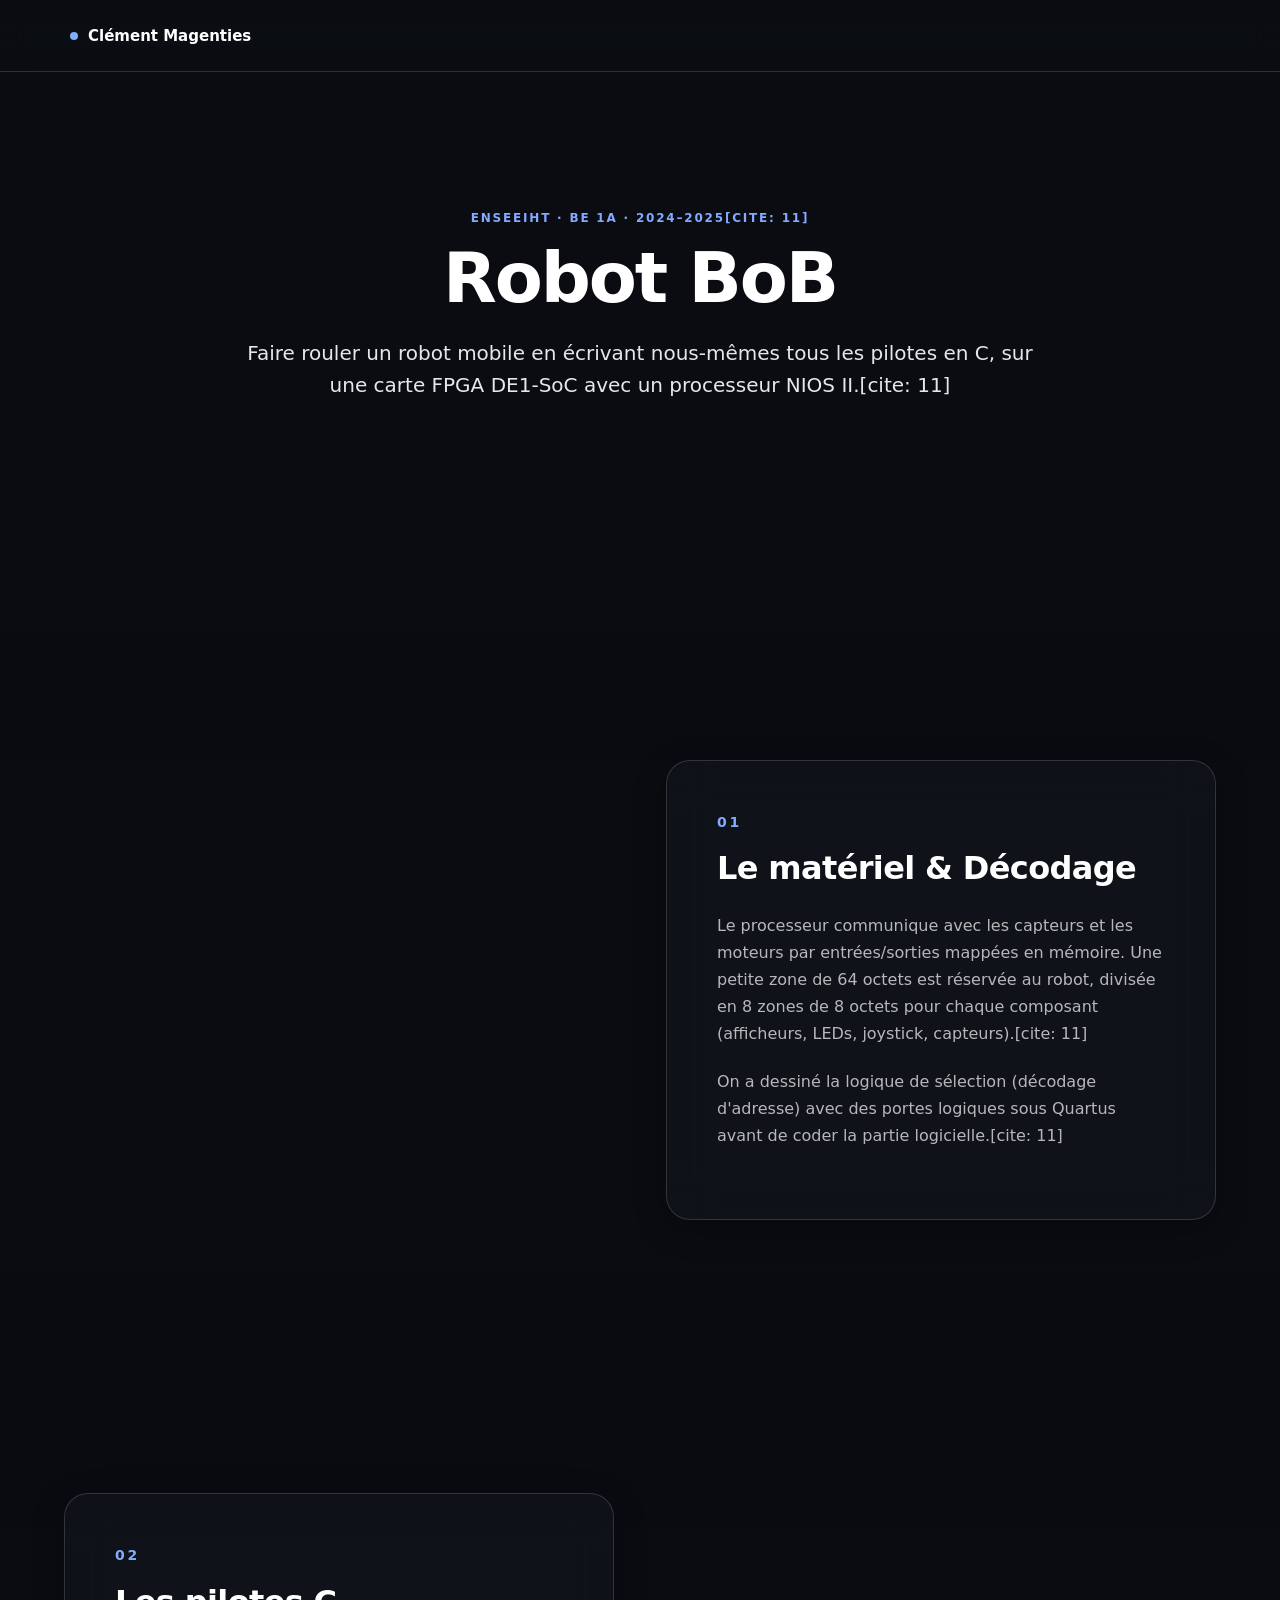
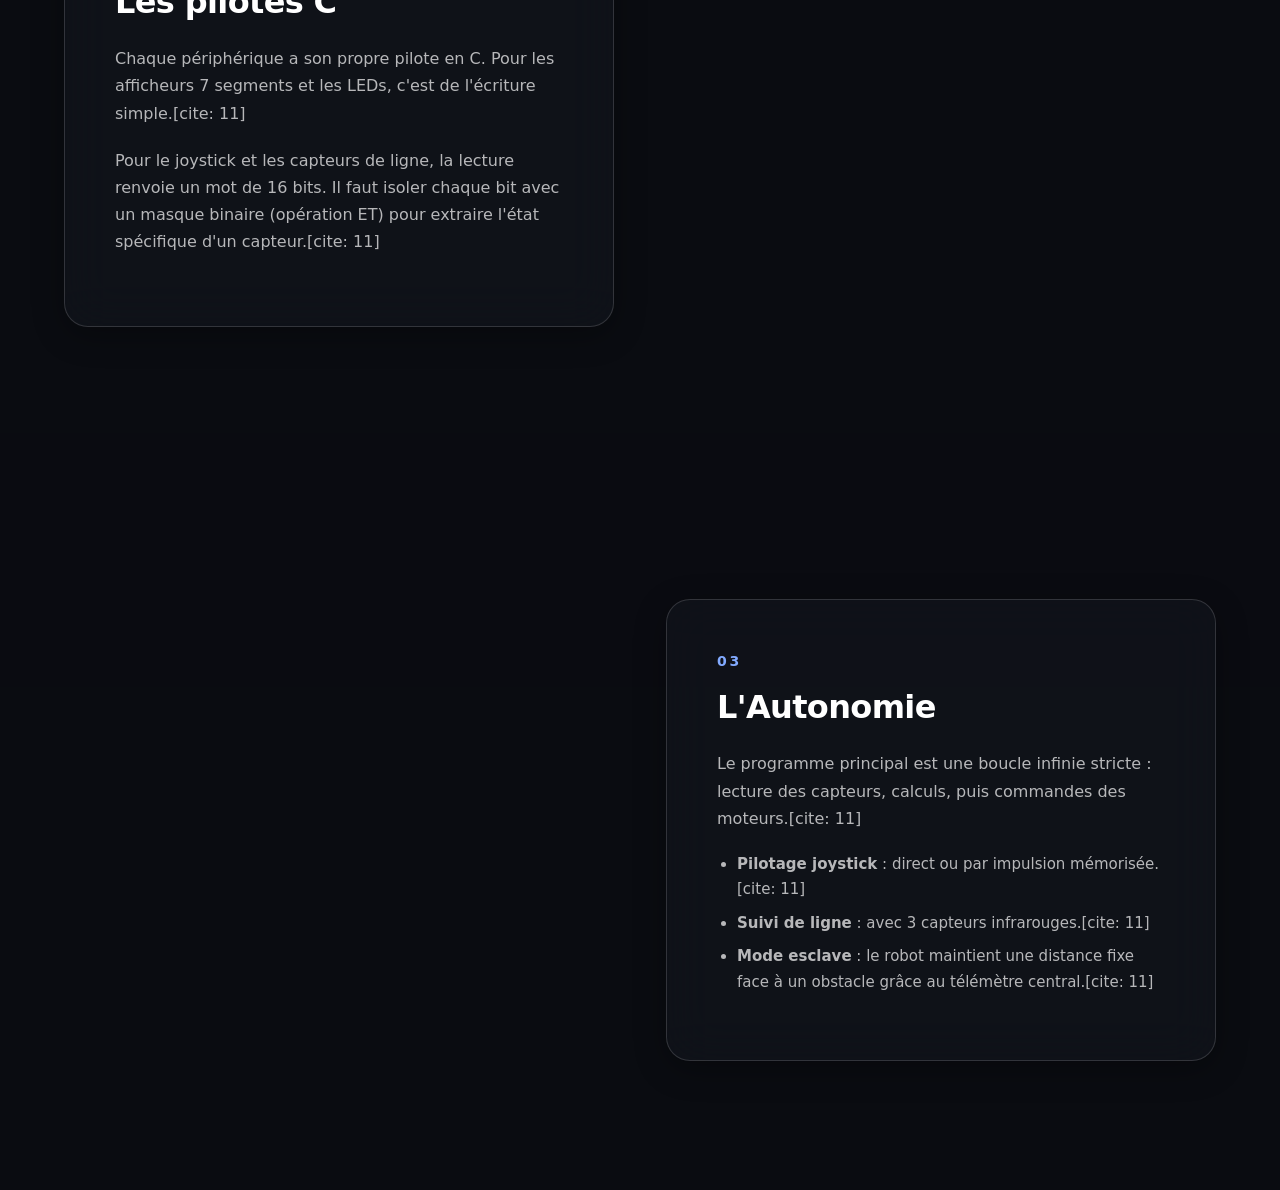
<file: c-project.html>
<!doctype html>
<html lang="fr" class="lang-fr">
<head>
  <meta charset="utf-8">
  <meta name="viewport" content="width=device-width,initial-scale=1">
  <title>Robot BoB — Clément Magenties</title>
  <link rel="stylesheet" href="style.css">
</head>
<body>
  <header class="site-header">
    <a class="brand" href="index.html"><span class="brand__dot"></span><span>Clément Magenties</span></a>
  </header>

  <main>
    <div class="project-header-bg reveal" style="background-image: url('https://images.unsplash.com/photo-1518770660439-4636190af475?auto=format&fit=crop&w=1600&q=80');">
      <div class="project-header-content">
        <p class="eyebrow">ENSEEIHT · BE 1A · 2024–2025[cite: 11]</p>
        <h1>Robot BoB</h1>
        <p class="hero__lead">Faire rouler un robot mobile en écrivant nous-mêmes tous les pilotes en C, sur une carte FPGA DE1-SoC avec un processeur NIOS II.[cite: 11]</p>
      </div>
    </div>

    <div class="story-block" style="background-image: url('https://images.unsplash.com/photo-1526379095098-d400fd0bf935?auto=format&fit=crop&w=1600&q=80');">
      <div class="story-card reveal">
        <span class="story-num">01</span>
        <h2>Le matériel & Décodage</h2>
        <p>Le processeur communique avec les capteurs et les moteurs par entrées/sorties mappées en mémoire. Une petite zone de 64 octets est réservée au robot, divisée en 8 zones de 8 octets pour chaque composant (afficheurs, LEDs, joystick, capteurs).[cite: 11]</p>
        <p>On a dessiné la logique de sélection (décodage d'adresse) avec des portes logiques sous Quartus avant de coder la partie logicielle.[cite: 11]</p>
      </div>
    </div>

    <div class="story-block" style="background-image: url('https://images.unsplash.com/photo-1555066931-4365d14bab8c?auto=format&fit=crop&w=1600&q=80');">
      <div class="story-card reveal">
        <span class="story-num">02</span>
        <h2>Les pilotes C</h2>
        <p>Chaque périphérique a son propre pilote en C. Pour les afficheurs 7 segments et les LEDs, c'est de l'écriture simple.[cite: 11]</p>
        <p>Pour le joystick et les capteurs de ligne, la lecture renvoie un mot de 16 bits. Il faut isoler chaque bit avec un masque binaire (opération ET) pour extraire l'état spécifique d'un capteur.[cite: 11]</p>
      </div>
    </div>

    <div class="story-block" style="background-image: url('https://images.unsplash.com/photo-1485827404703-89b55fcc595e?auto=format&fit=crop&w=1600&q=80');">
      <div class="story-card reveal">
        <span class="story-num">03</span>
        <h2>L'Autonomie</h2>
        <p>Le programme principal est une boucle infinie stricte : lecture des capteurs, calculs, puis commandes des moteurs.[cite: 11]</p>
        <ul>
          <li><strong>Pilotage joystick</strong> : direct ou par impulsion mémorisée.[cite: 11]</li>
          <li><strong>Suivi de ligne</strong> : avec 3 capteurs infrarouges.[cite: 11]</li>
          <li><strong>Mode esclave</strong> : le robot maintient une distance fixe face à un obstacle grâce au télémètre central.[cite: 11]</li>
        </ul>
      </div>
    </div>
  </main>

  <script>
    (() => {
      const revealElements = document.querySelectorAll(".reveal");
      if ("IntersectionObserver" in window) {
        const observer = new IntersectionObserver(entries => {
          entries.forEach(entry => { if (entry.isIntersecting) { entry.target.classList.add("is-visible"); } });
        }, { threshold: 0.1 });
        revealElements.forEach(el => observer.observe(el));
      } else { revealElements.forEach(el => el.classList.add("is-visible")); }
    })();
  </script>
</body>
</html>
</file>
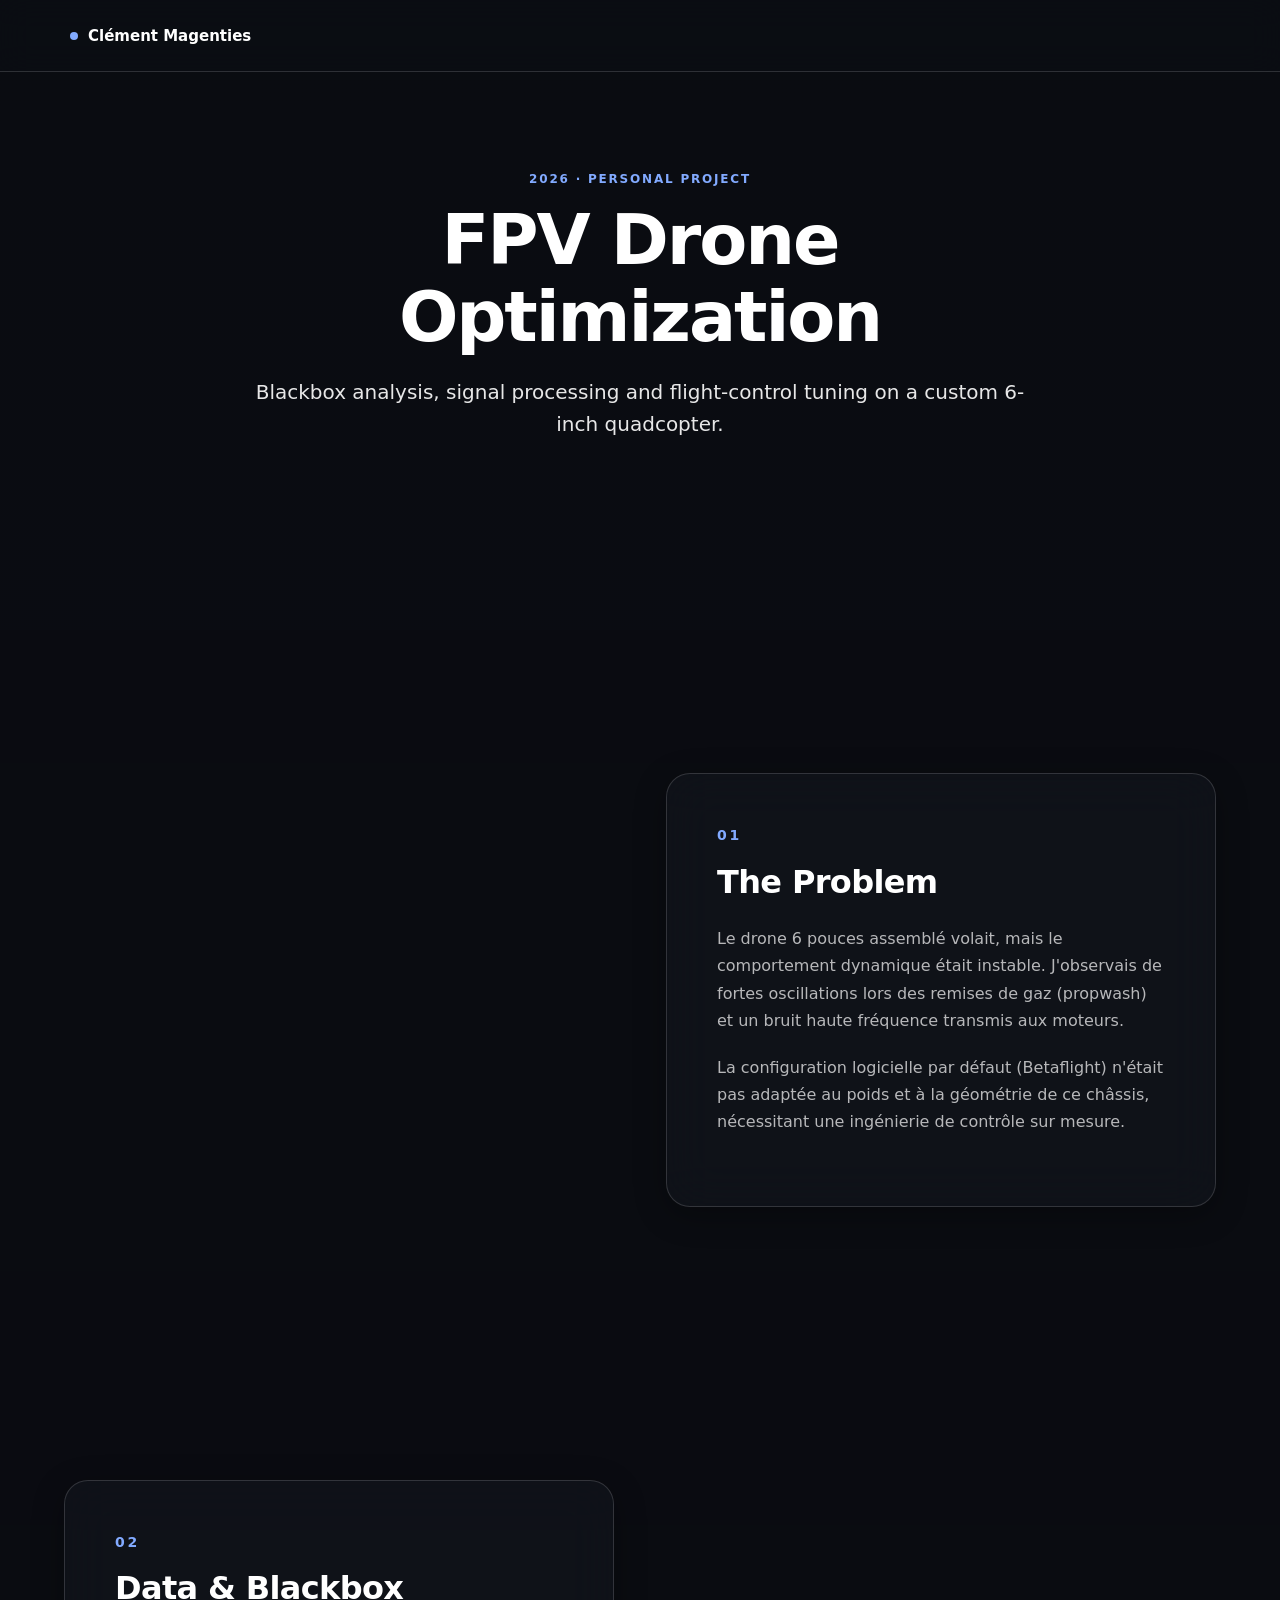
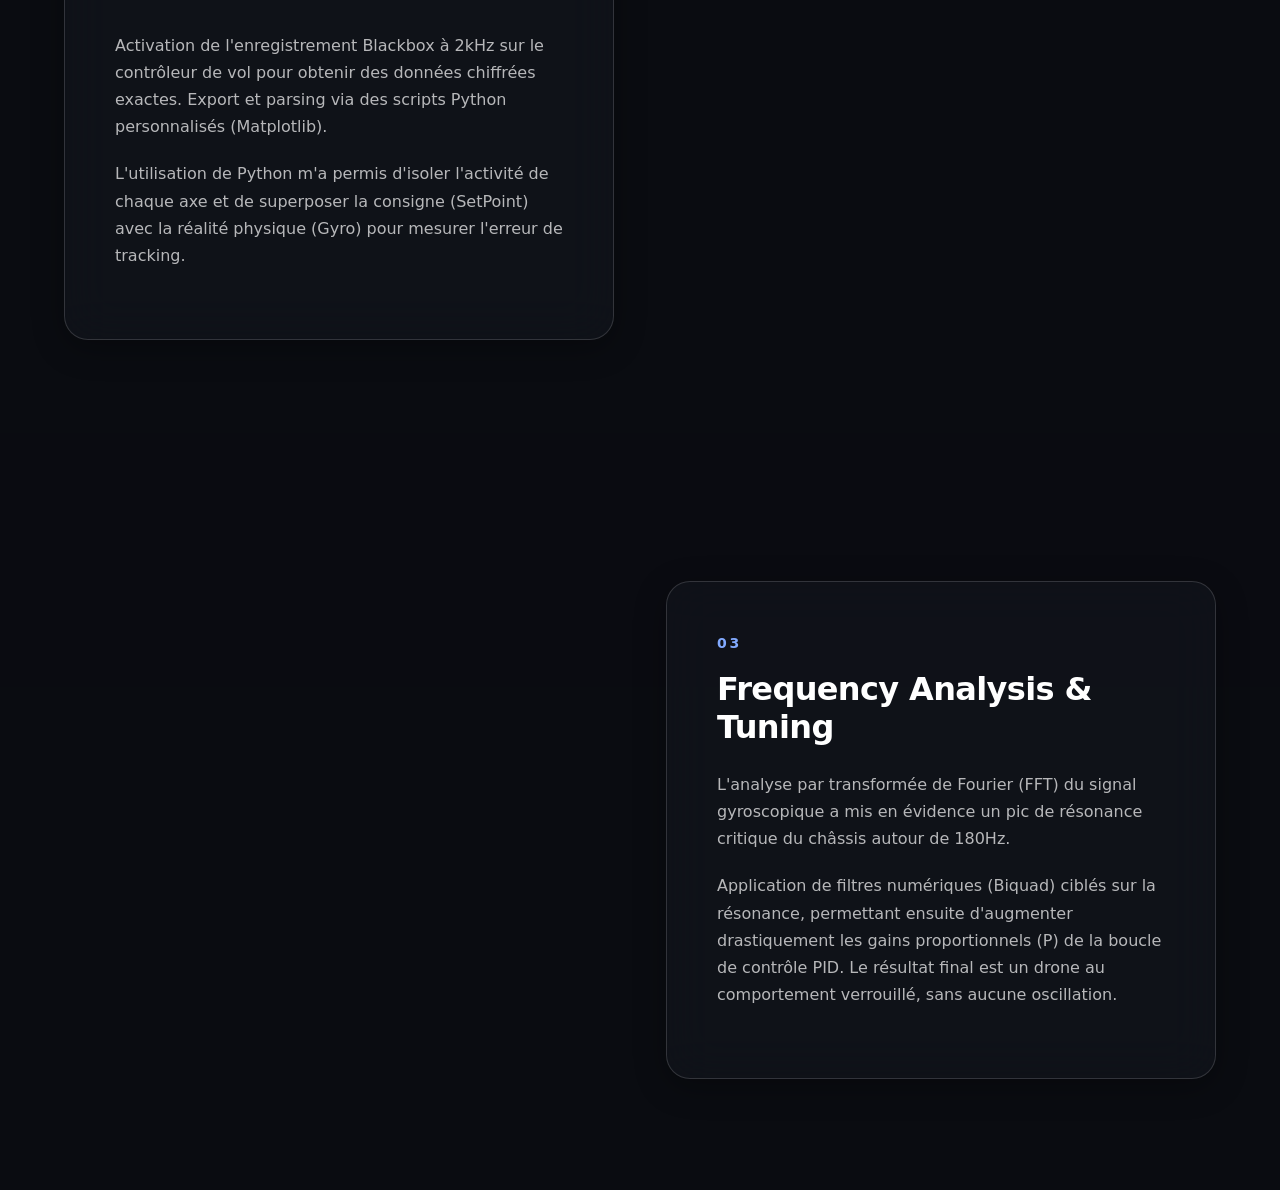
<file: drone.html>
<!doctype html>
<html lang="fr" class="lang-fr">
<head>
  <meta charset="utf-8">
  <meta name="viewport" content="width=device-width,initial-scale=1">
  <title>FPV Drone — Clément Magenties</title>
  <link rel="stylesheet" href="style.css">
</head>
<body>
  <header class="site-header">
    <a class="brand" href="index.html"><span class="brand__dot"></span><span>Clément Magenties</span></a>
  </header>

  <main>
    <div class="project-header-bg reveal" style="background-image: url('https://images.unsplash.com/photo-1581458925206-8d197607a9ee?auto=format&fit=crop&w=1600&q=80');">
      <div class="project-header-content">
        <p class="eyebrow">2026 · PERSONAL PROJECT</p>
        <h1>FPV Drone Optimization</h1>
        <p class="hero__lead">Blackbox analysis, signal processing and flight-control tuning on a custom 6-inch quadcopter.</p>
      </div>
    </div>

    <div class="story-block" style="background-image: url('https://images.unsplash.com/photo-1508614589041-895b88991e3e?auto=format&fit=crop&w=1600&q=80');">
      <div class="story-card reveal">
        <span class="story-num">01</span>
        <h2>The Problem</h2>
        <p>Le drone 6 pouces assemblé volait, mais le comportement dynamique était instable. J'observais de fortes oscillations lors des remises de gaz (propwash) et un bruit haute fréquence transmis aux moteurs.</p>
        <p>La configuration logicielle par défaut (Betaflight) n'était pas adaptée au poids et à la géométrie de ce châssis, nécessitant une ingénierie de contrôle sur mesure.</p>
      </div>
    </div>

    <div class="story-block" style="background-image: url('https://images.unsplash.com/photo-1551288049-bebda4e38f71?auto=format&fit=crop&w=1600&q=80');">
      <div class="story-card reveal">
        <span class="story-num">02</span>
        <h2>Data & Blackbox</h2>
        <p>Activation de l'enregistrement Blackbox à 2kHz sur le contrôleur de vol pour obtenir des données chiffrées exactes. Export et parsing via des scripts Python personnalisés (Matplotlib).</p>
        <p>L'utilisation de Python m'a permis d'isoler l'activité de chaque axe et de superposer la consigne (SetPoint) avec la réalité physique (Gyro) pour mesurer l'erreur de tracking.</p>
      </div>
    </div>

    <div class="story-block" style="background-image: url('https://images.unsplash.com/photo-1614064641913-a53b390450af?auto=format&fit=crop&w=1600&q=80');">
      <div class="story-card reveal">
        <span class="story-num">03</span>
        <h2>Frequency Analysis & Tuning</h2>
        <p>L'analyse par transformée de Fourier (FFT) du signal gyroscopique a mis en évidence un pic de résonance critique du châssis autour de 180Hz.</p>
        <p>Application de filtres numériques (Biquad) ciblés sur la résonance, permettant ensuite d'augmenter drastiquement les gains proportionnels (P) de la boucle de contrôle PID. Le résultat final est un drone au comportement verrouillé, sans aucune oscillation.</p>
      </div>
    </div>
  </main>

  <script>
    (() => {
      const revealElements = document.querySelectorAll(".reveal");
      if ("IntersectionObserver" in window) {
        const observer = new IntersectionObserver(entries => {
          entries.forEach(entry => { if (entry.isIntersecting) { entry.target.classList.add("is-visible"); } });
        }, { threshold: 0.1 });
        revealElements.forEach(el => observer.observe(el));
      } else { revealElements.forEach(el => el.classList.add("is-visible")); }
    })();
  </script>
</body>
</html>
</file>
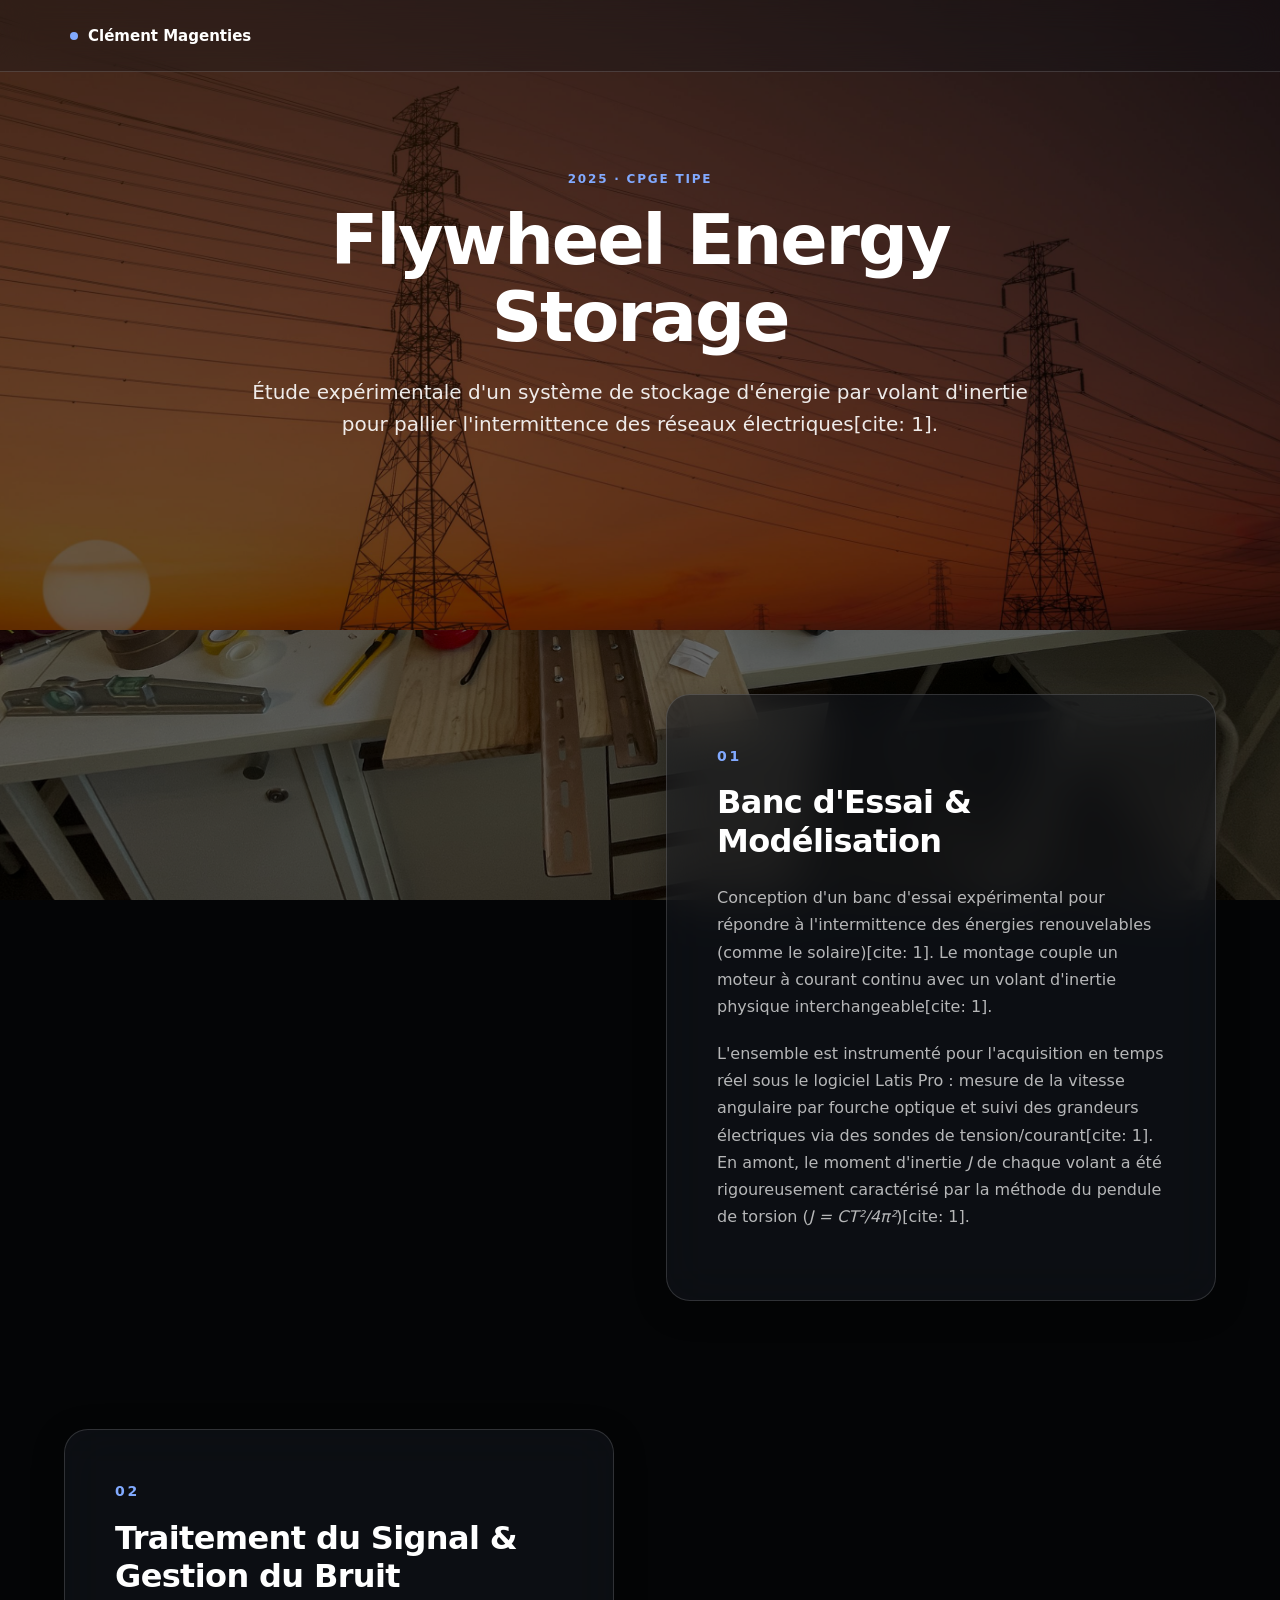
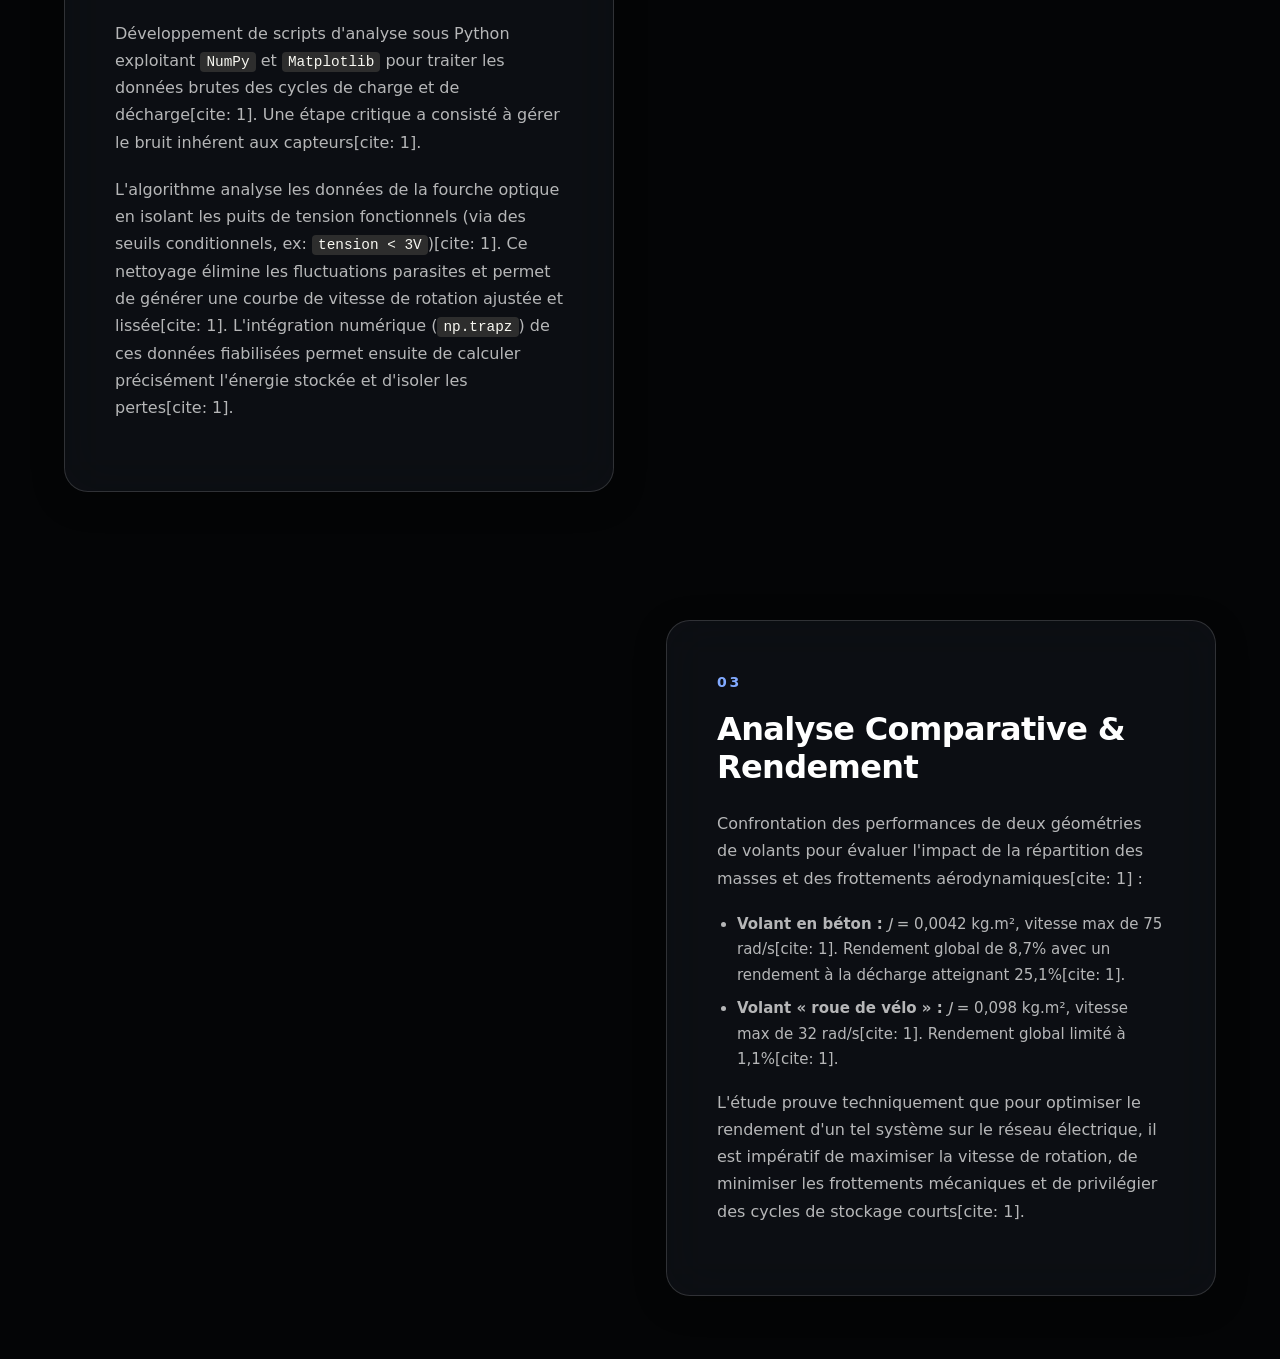
<file: flywheel.html>
<!doctype html>
<html lang="fr" class="lang-fr">
<head>
  <meta charset="utf-8">
  <meta name="viewport" content="width=device-width,initial-scale=1">
  <title>Flywheel Energy Storage — Clément Magenties</title>
  <link rel="stylesheet" href="style.css">
  <style>
    /* Styles additionnels pour la mise en forme technique */
    code {
      background-color: #2d2d2d;
      color: #f8f8f2;
      padding: 2px 6px;
      border-radius: 4px;
      font-family: monospace;
      font-size: 0.9em;
    }
    .tech-list {
      margin-top: 10px;
      padding-left: 20px;
    }
    .tech-list li {
      margin-bottom: 8px;
    }
    /* Ajout d'un voile sombre pour garantir la lisibilité du texte sur tes photos */
    .project-header-bg, .story-block {
      position: relative;
    }
    .project-header-bg::before, .story-block::before {
      content: "";
      position: absolute;
      top: 0; left: 0; right: 0; bottom: 0;
      background: rgba(0, 0, 0, 0.6);
      z-index: 0;
    }
    .project-header-content, .story-card {
      position: relative;
      z-index: 1;
    }
  </style>
</head>
<body>
  <header class="site-header">
    <a class="brand" href="index.html"><span class="brand__dot"></span><span>Clément Magenties</span></a>
  </header>

  <main>
    <!-- SUGGESTION PHOTO : Extrait la diapositive 8 (Site de Shenzhen Energy) de ta présentation -->
    <div class="project-header-bg reveal" style="background-image: url('1_flywheel.jpg');">
      <div class="project-header-content">
        <p class="eyebrow">2025 · CPGE TIPE</p>
        <h1>Flywheel Energy Storage</h1>
        <p class="hero__lead">Étude expérimentale d'un système de stockage d'énergie par volant d'inertie pour pallier l'intermittence des réseaux électriques[cite: 1].</p>
      </div>
    </div>

    <!-- SUGGESTION PHOTO : Extrait la diapositive 12 (Vue d'ensemble du banc avec légendes) -->
    <div class="story-block" style="background-image: url('2_flywheel.png');">
      <div class="story-card reveal">
        <span class="story-num">01</span>
        <h2>Banc d'Essai & Modélisation</h2>
        <p>Conception d'un banc d'essai expérimental pour répondre à l'intermittence des énergies renouvelables (comme le solaire)[cite: 1]. Le montage couple un moteur à courant continu avec un volant d'inertie physique interchangeable[cite: 1].</p>
        <p>L'ensemble est instrumenté pour l'acquisition en temps réel sous le logiciel Latis Pro : mesure de la vitesse angulaire par fourche optique et suivi des grandeurs électriques via des sondes de tension/courant[cite: 1]. En amont, le moment d'inertie <em>J</em> de chaque volant a été rigoureusement caractérisé par la méthode du pendule de torsion (<em>J = CT²/4π²</em>)[cite: 1].</p>
      </div>
    </div>

    <!-- SUGGESTION PHOTO : Extrait la diapositive 14 (Graphique Python montrant la vitesse brute vs ajustée) -->
    <div class="story-block" style="background-image: url('3_flywheel.png');">
      <div class="story-card reveal">
        <span class="story-num">02</span>
        <h2>Traitement du Signal & Gestion du Bruit</h2>
        <p>Développement de scripts d'analyse sous Python exploitant <code>NumPy</code> et <code>Matplotlib</code> pour traiter les données brutes des cycles de charge et de décharge[cite: 1]. Une étape critique a consisté à gérer le bruit inhérent aux capteurs[cite: 1].</p>
        <p>L'algorithme analyse les données de la fourche optique en isolant les puits de tension fonctionnels (via des seuils conditionnels, ex: <code>tension < 3V</code>)[cite: 1]. Ce nettoyage élimine les fluctuations parasites et permet de générer une courbe de vitesse de rotation ajustée et lissée[cite: 1]. L'intégration numérique (<code>np.trapz</code>) de ces données fiabilisées permet ensuite de calculer précisément l'énergie stockée et d'isoler les pertes[cite: 1].</p>
      </div>
    </div>

    <!-- SUGGESTION PHOTO : Extrait la diapositive 18 (Les deux photos : volant en béton et volant roue de vélo) -->
    <div class="story-block" style="background-image: url('4_flywheel.png');">
      <div class="story-card reveal">
        <span class="story-num">03</span>
        <h2>Analyse Comparative & Rendement</h2>
        <p>Confrontation des performances de deux géométries de volants pour évaluer l'impact de la répartition des masses et des frottements aérodynamiques[cite: 1] :</p>
        <ul class="tech-list">
          <li><strong>Volant en béton :</strong> <em>J</em> = 0,0042 kg.m², vitesse max de 75 rad/s[cite: 1]. Rendement global de 8,7% avec un rendement à la décharge atteignant 25,1%[cite: 1].</li>
          <li><strong>Volant « roue de vélo » :</strong> <em>J</em> = 0,098 kg.m², vitesse max de 32 rad/s[cite: 1]. Rendement global limité à 1,1%[cite: 1].</li>
        </ul>
        <p>L'étude prouve techniquement que pour optimiser le rendement d'un tel système sur le réseau électrique, il est impératif de maximiser la vitesse de rotation, de minimiser les frottements mécaniques et de privilégier des cycles de stockage courts[cite: 1].</p>
      </div>
    </div>
  </main>

  <script>
    (() => {
      const revealElements = document.querySelectorAll(".reveal");
      if ("IntersectionObserver" in window) {
        const observer = new IntersectionObserver(entries => {
          entries.forEach(entry => { if (entry.isIntersecting) { entry.target.classList.add("is-visible"); } });
        }, { threshold: 0.1 });
        revealElements.forEach(el => observer.observe(el));
      } else { revealElements.forEach(el => el.classList.add("is-visible")); }
    })();
  </script>
</body>
</html>
</file>
<file: style.css>
/* =========================================
   VARIABLES ET BASE (DARK GLASS THEME)
   ========================================= */
:root {
  --bg: #0a0c10;
  --ink: #ffffff;
  --muted: rgba(255, 255, 255, 0.7);
  --line: rgba(255, 255, 255, 0.15);
  --accent: #82aaff;
  --radius: 20px;
  --max: 1140px;
  --shadow-glass: 0 8px 32px rgba(0, 0, 0, 0.3);
}

* { box-sizing: border-box; }
html { scroll-behavior: smooth; }
body {
  margin: 0;
  font-family: Inter, ui-sans-serif, system-ui, -apple-system, sans-serif;
  color: var(--ink);
  background: var(--bg);
  line-height: 1.6;
}
img { max-width: 100%; display: block; }
a { color: inherit; text-decoration: none; }
button { font: inherit; }

[data-lang] { display: none !important; }
.lang-fr [data-lang="fr"] { display: revert !important; }
.lang-en [data-lang="en"] { display: revert !important; }

/* =========================================
   BACKGROUND GLOBAL (VIDÉO)
   ========================================= */
.site-bg {
  position: fixed;
  inset: 0;
  z-index: -1;
  overflow: hidden;
  background: var(--bg); /* Couleur de secours si la vidéo met du temps à charger */
}

.bg-video {
  width: 100%;
  height: 100%;
  object-fit: cover; /* Permet à la vidéo de toujours remplir l'écran sans se déformer */
  pointer-events: none; /* Empêche de cliquer sur la vidéo (pause, etc) */
}

.bg-overlay {
  position: absolute;
  inset: 0;
  background: rgba(10, 12, 18, 0.75); /* Le filtre sombre essentiel pour le mode Glassmorphism */
}
/* =========================================
   HEADER (NAVIGATION)
   ========================================= */
.site-header {
  position: fixed; top: 0; z-index: 100;
  width: 100%; height: 72px;
  padding: 0 max(24px, calc((100% - var(--max)) / 2));
  display: flex; align-items: center; justify-content: space-between;
  gap: 24px; 
  background: rgba(15, 18, 25, 0.3);
  border-bottom: 1px solid var(--line);
  backdrop-filter: blur(16px);
  -webkit-backdrop-filter: blur(16px);
}
.brand {
  display: flex; align-items: center; gap: 10px;
  font-weight: 800; font-size: 15px; color: var(--ink);
}
.brand__dot { width: 8px; height: 8px; border-radius: 50%; background: var(--accent); }
.nav { display: flex; align-items: center; gap: 32px; }
.nav a, .nav-link {
  color: var(--muted); font-size: 13px; font-weight: 700; transition: color 0.3s ease;
}
.nav a:hover, .nav-link:hover { color: var(--accent); }
.nav-actions { display: flex; align-items: center; gap: 16px; }

.lang-switch {
  display: flex; border: 1px solid var(--line);
  border-radius: 8px; overflow: hidden; background: rgba(255,255,255,0.05);
}
.lang-btn {
  border: 0; background: transparent; color: var(--muted);
  padding: 6px 10px; font-size: 11px; font-weight: 800; cursor: pointer;
  transition: 0.3s;
}
.lang-btn[aria-pressed="true"] { background: var(--ink); color: #000; }

/* =========================================
   ÉLÉMENTS GLOBAUX & GLASSMORPHISM
   ========================================= */
.section { width: min(var(--max), calc(100% - 48px)); margin: 0 auto; padding: 100px 0; }
.section-heading { margin-bottom: 50px; }
.eyebrow {
  margin: 0 0 12px; color: var(--accent); font-size: 12px;
  font-weight: 800; letter-spacing: 0.15em; text-transform: uppercase;
}
.section-heading h2 { margin: 0; font-size: clamp(32px, 4vw, 48px); line-height: 1.1; letter-spacing: -0.03em; }

/* La classe magique qui applique le verre dépoli */
.glass-panel {
  background: rgba(20, 24, 33, 0.4);
  backdrop-filter: blur(20px);
  -webkit-backdrop-filter: blur(20px);
  border: 1px solid rgba(255, 255, 255, 0.1);
  box-shadow: var(--shadow-glass);
}

/* Boutons */
.button {
  display: inline-flex; align-items: center; justify-content: center; gap: 10px;
  min-height: 46px; padding: 0 24px; border-radius: 12px;
  font-weight: 700; font-size: 14px; transition: transform 0.3s ease, box-shadow 0.3s ease, background 0.3s;
}
.button--primary { background: #fff; color: #000; border: none; }
.button--primary:hover { transform: translateY(-3px); box-shadow: 0 10px 20px rgba(255,255,255,0.2); }
.button--secondary { background: rgba(255,255,255,0.05); border: 1px solid rgba(255,255,255,0.2); color: #fff; backdrop-filter: blur(5px); }
.button--secondary:hover { background: #fff; color: #000; transform: translateY(-3px); }

/* Tags */
.tags { display: flex; flex-wrap: wrap; gap: 8px; margin-top: 16px; }
.tags span {
  border: 1px solid var(--line); border-radius: 8px; padding: 6px 12px;
  color: var(--ink); font-size: 11px; font-weight: 700; background: rgba(255,255,255,0.05);
}

/* =========================================
   ACCUEIL : HERO GLASSMORPHISM
   ========================================= */
.hero-fullscreen {
  position: relative; width: 100%; min-height: 100vh;
  display: flex; align-items: center; justify-content: center;
}
.hero-glass {
  position: relative; z-index: 2;
  background: rgba(20, 24, 33, 0.4);
  backdrop-filter: blur(24px); -webkit-backdrop-filter: blur(24px);
  border: 1px solid rgba(255, 255, 255, 0.15);
  border-radius: 24px; padding: 60px 50px;
  max-width: 700px; text-align: center;
  box-shadow: var(--shadow-glass);
  margin-top: 40px; 
}
.hero__eyebrow { font-size: 11px; font-weight: 800; letter-spacing: 0.2em; text-transform: uppercase; color: var(--accent); margin-bottom: 24px; }
.hero__name { font-size: clamp(36px, 5vw, 56px); font-weight: 800; letter-spacing: -0.02em; margin: 0 0 16px 0; line-height: 1.1; }
.hero__skills { font-size: clamp(14px, 2vw, 18px); font-weight: 600; color: rgba(255, 255, 255, 0.9); margin: 0 0 32px 0; }
.hero__text { font-size: clamp(15px, 2vw, 16px); line-height: 1.7; color: var(--muted); margin: 0 0 40px 0; }
.hero__actions { display: flex; gap: 16px; justify-content: center; flex-wrap: wrap; }

/* =========================================
   GRILLE PROJETS
   ========================================= */
.projects-grid { display: grid; grid-template-columns: repeat(auto-fit, minmax(350px, 1fr)); gap: 32px; }
.project-card {
  border-radius: var(--radius); overflow: hidden;
  transition: transform 0.4s ease, border-color 0.4s ease;
}
.project-card:hover { transform: translateY(-8px); border-color: rgba(255,255,255,0.3); }
.project-card__media { position: relative; height: 260px; overflow: hidden; display: block;}
.project-card__media img { width: 100%; height: 100%; object-fit: cover; transition: transform 0.8s ease; }
.project-card:hover .project-card__media img { transform: scale(1.05); }
.project-card__body { padding: 32px; }
.project-card__meta { display: flex; justify-content: space-between; color: var(--muted); font-size: 11px; font-weight: 800; letter-spacing: 0.1em; }
.project-card h3 { margin: 16px 0 8px; font-size: 24px; letter-spacing: -0.02em; font-weight: 800; }
.project-card__subtitle { margin: 0 0 16px; color: var(--accent); font-size: 13px; font-weight: 700; }
.project-card__body p { margin: 0; color: var(--muted); font-size: 14px; line-height: 1.6; }
.text-link { display: inline-flex; gap: 8px; margin-top: 24px; color: var(--ink); font-size: 14px; font-weight: 700; transition: color 0.2s; }
.text-link:hover { color: var(--accent); }

.code-placeholder {
  width: 100%; height: 100%; background: rgba(0,0,0,0.5); color: #fff;
  display: flex; flex-direction: column; align-items: center; justify-content: center; font-family: monospace;
}
.code-placeholder .code-icon { font-size: 36px; color: var(--accent); margin-bottom: 8px; font-weight: bold; }

/* =========================================
   AUTRES SECTIONS (PARCOURS, ABOUT)
   ========================================= */
.journey-grid { display: grid; grid-template-columns: 1fr 0.9fr; gap: 40px; }
.journey-school { border-radius: var(--radius); overflow: hidden; }
.journey-school__image { height: 300px; overflow: hidden; }
.journey-school__image img { width: 100%; height: 100%; object-fit: cover; }
.journey-school__content { padding: 40px; }
.journey-school__content h3 { margin: 0; font-size: 36px; letter-spacing: -0.03em; font-weight: 800;}
.journey-school__title { margin: 8px 0 16px; color: var(--accent); font-weight: 700; font-size: 15px; }

.timeline { padding: 30px 40px; border-radius: var(--radius); }
.timeline-item { position: relative; display: grid; grid-template-columns: 100px 1fr; gap: 16px; padding: 24px 0; border-bottom: 1px solid var(--line); }
.timeline-item:last-child { border-bottom: 0; }
.timeline-item:before { content: ""; position: absolute; left: 110px; top: 29px; width: 8px; height: 8px; border-radius: 50%; background: var(--accent); box-shadow: 0 0 0 4px rgba(255,255,255,0.1); }
.timeline-year { color: var(--accent); font-size: 12px; font-weight: 800; }
.timeline-item h3 { margin: 0 0 6px; font-size: 16px; font-weight: 800; }
.timeline-item p { margin: 0; color: var(--muted); font-size: 14px; }

.about-grid { display: grid; grid-template-columns: 0.9fr 1.1fr; gap: 60px; align-items: center; }
.about-photo { border-radius: var(--radius); overflow: hidden; box-shadow: var(--shadow-glass); border: 1px solid rgba(255,255,255,0.1); }
.about-photo img { width: 100%; aspect-ratio: 4/3; object-fit: cover; }
.about-intro { margin: 0 0 32px; font-size: clamp(20px, 2.5vw, 28px); line-height: 1.5; letter-spacing: -0.02em; font-weight: 600; color: var(--ink);}
.values { border-top: 1px solid var(--line); }
.value { padding: 20px 0; border-bottom: 1px solid var(--line); }
.value h3 { margin: 0; font-size: 16px; font-weight: 800; color: var(--ink); }
.value p { margin: 6px 0 0; color: var(--muted); font-size: 14px; }

.personal-grid { display: grid; grid-template-columns: repeat(auto-fit, minmax(280px, 1fr)); gap: 24px; margin-top: 60px; }
.personal-card { padding: 32px; border-radius: var(--radius); transition: transform 0.3s, border-color 0.3s; }
.personal-card:hover { transform: translateY(-5px); border-color: rgba(255,255,255,0.3); }
.personal-icon { font-size: 28px; display: block; margin-bottom: 16px;}
.personal-card h3 { margin: 0 0 8px; font-size: 18px; font-weight: 800; }

.cv-card { display: grid; grid-template-columns: 1fr 300px; gap: 40px; align-items: center; padding: 60px; border-radius: 24px; }
.cv-card h2 { max-width: 500px; margin: 0; font-size: clamp(32px, 4vw, 48px); letter-spacing: -0.03em; font-weight: 800;}
.cv-card p { color: var(--muted); font-size: 15px; margin-top: 16px; line-height: 1.6;}
.cv-actions { display: flex; flex-wrap: wrap; gap: 16px; margin-top: 32px; }
.cv-preview { aspect-ratio: 210/297; background: #fff; border-radius: 12px; transition: transform 0.4s cubic-bezier(0.2, 0.8, 0.2, 1); box-shadow: 0 20px 40px rgba(0,0,0,0.4); }
.cv-preview:hover { transform: translateY(-10px) rotate(2deg) scale(1.02); }

.footer { display: flex; justify-content: space-between; color: var(--muted); font-size: 13px; font-weight: 600; padding: 32px 0 40px; }

/* =========================================
   PAGES PROJETS : ARCHITECTURE NARRATIVE
   ========================================= */
.project-header-bg {
  position: relative; width: 100%; min-height: 70vh;
  display: flex; flex-direction: column; justify-content: center; align-items: center;
  background-size: cover; background-position: center; background-attachment: fixed;
  text-align: center; padding: 100px 20px;
}
.project-header-bg::before {
  content: ''; position: absolute; inset: 0;
  background: linear-gradient(to bottom, rgba(10,12,18,0.4), rgba(10,12,18,0.9)); z-index: 1;
}
.project-header-content { position: relative; z-index: 2; max-width: 800px; }
.project-header-content h1 { font-size: clamp(40px, 6vw, 70px); font-weight: 800; letter-spacing: -0.03em; margin: 0 0 20px; line-height: 1.1;}
.project-header-content .hero__lead { font-size: clamp(16px, 2vw, 20px); color: rgba(255,255,255,0.9); }

.story-block {
  position: relative; width: 100%; min-height: 80vh;
  display: flex; align-items: center; padding: 5%;
  background-size: cover; background-position: center; background-attachment: fixed;
}
.story-block:nth-of-type(odd) { justify-content: flex-start; }
.story-block:nth-of-type(even) { justify-content: flex-end; }
.story-block::before {
  content: ''; position: absolute; inset: 0;
  background: rgba(10, 12, 18, 0.4); z-index: 1;
}

.story-card {
  position: relative; z-index: 2;
  background: rgba(20, 24, 33, 0.5); /* Verre dépoli sombre */
  backdrop-filter: blur(24px); -webkit-backdrop-filter: blur(24px);
  padding: 50px; border-radius: 24px;
  max-width: 550px; width: 100%;
  box-shadow: var(--shadow-glass);
  border: 1px solid rgba(255,255,255,0.15);
}
.story-num {
  font-size: 14px; font-weight: 900; color: var(--accent);
  letter-spacing: 0.2em; display: block; margin-bottom: 16px;
}
.story-card h2 {
  font-size: 32px; font-weight: 800; letter-spacing: -0.02em;
  margin: 0 0 24px 0; color: var(--ink); line-height: 1.2;
}
.story-card p { font-size: 16px; color: var(--muted); line-height: 1.7; margin-bottom: 20px; }
.story-card ul { padding-left: 20px; color: var(--muted); font-size: 15px; line-height: 1.7; }
.story-card li { margin-bottom: 8px; }

/* =========================================
   ANIMATIONS & RESPONSIVE
   ========================================= */
.reveal { opacity: 0; transform: translateY(30px); transition: opacity 0.8s ease, transform 0.8s cubic-bezier(0.2, 0.8, 0.2, 1); }
.reveal.is-visible { opacity: 1; transform: none; }
.reveal--delay { transition-delay: 0.15s; }

@media(max-width: 900px) {
  .hero-glass { padding: 40px 30px; margin: 20px; }
  .journey-grid, .about-grid, .cv-card { grid-template-columns: 1fr; gap: 40px; }
  .cv-card { padding: 40px 24px; }
  .story-block { padding: 10% 5%; }
  .timeline-item:before { display: none; }
  .timeline { padding-left: 0; border-left: none; }
}

@media(max-width: 680px) {
  .site-header { padding: 0 16px; height: 64px;} .nav { display: none; }
  .hero-glass { padding: 32px 20px; border-radius: 16px; }
  .timeline-item { grid-template-columns: 1fr; gap: 6px; }
  .cv-preview { width: 200px; margin: 0 auto; }
  .story-card { padding: 32px 24px; border-radius: 16px; }
  .project-header-bg { padding: 80px 20px 40px; min-height: 50vh; }
  .story-block { background-attachment: scroll; } 
}
</file>
